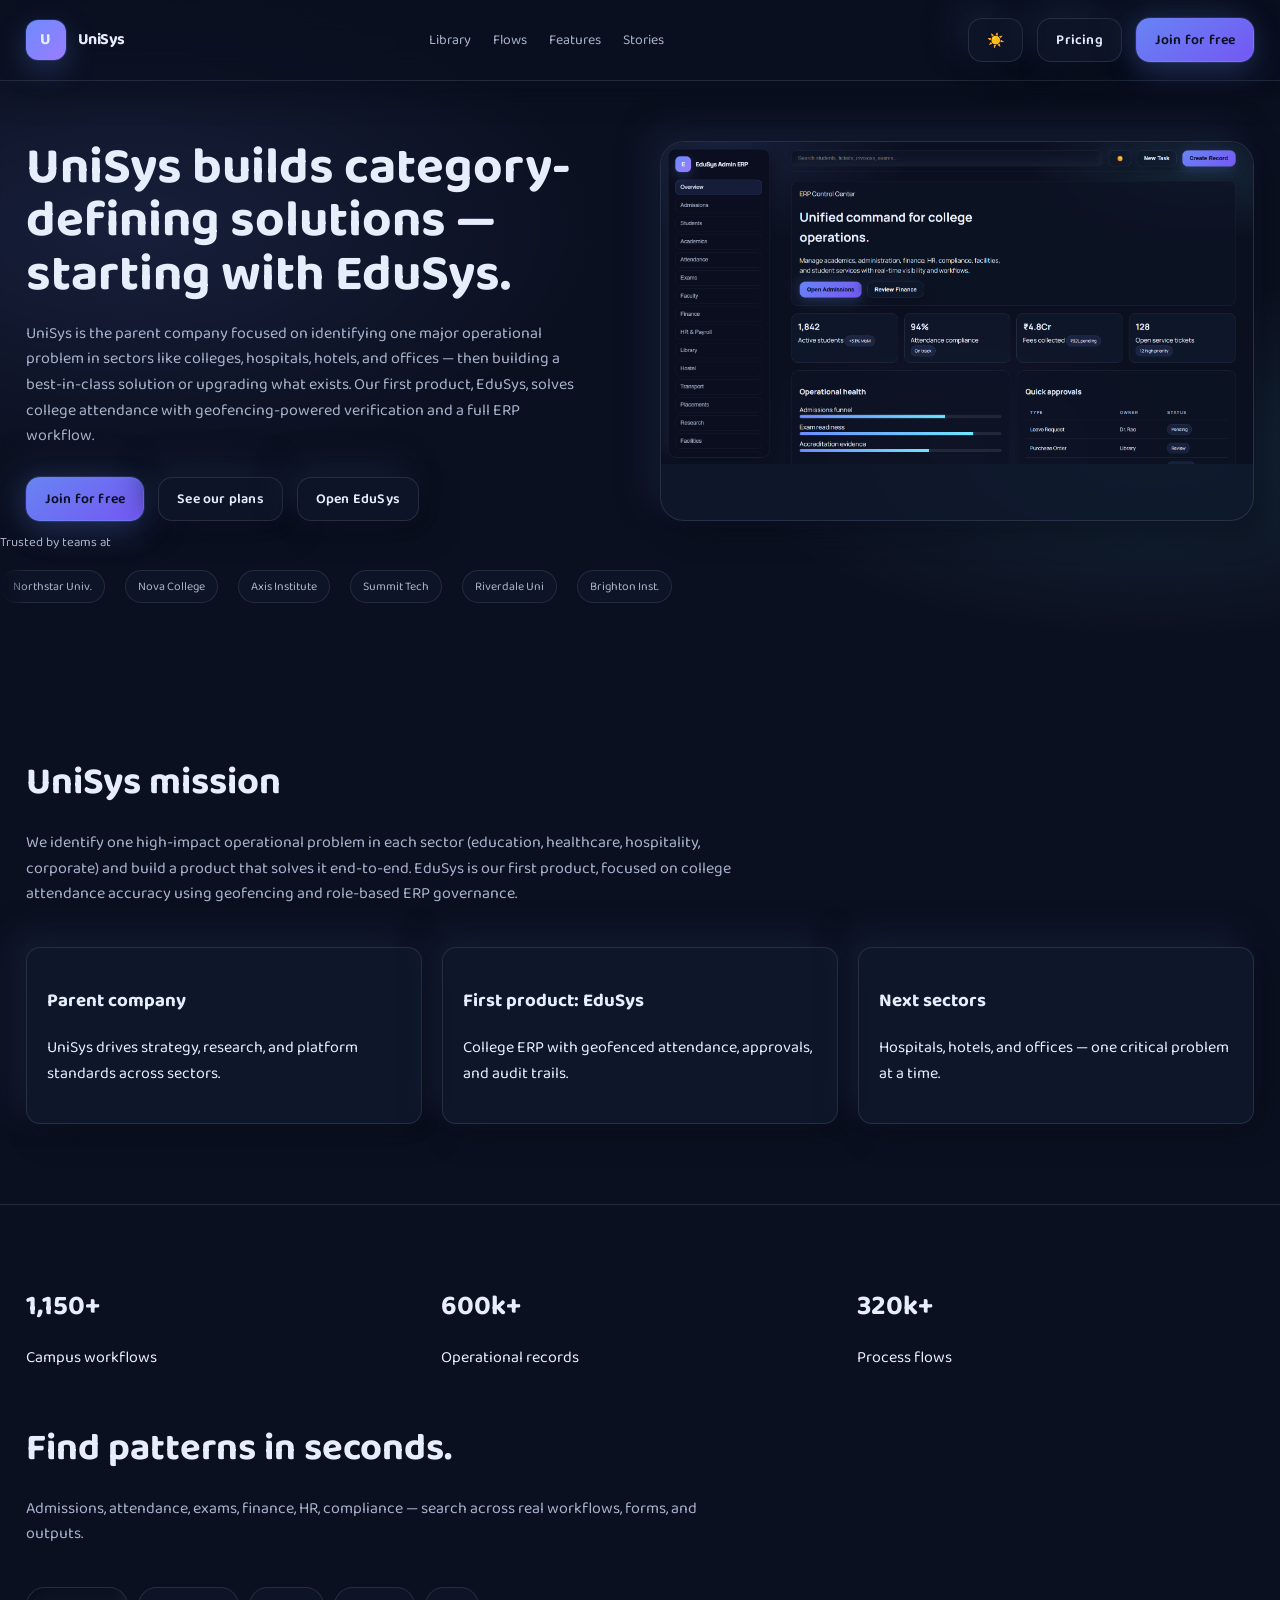
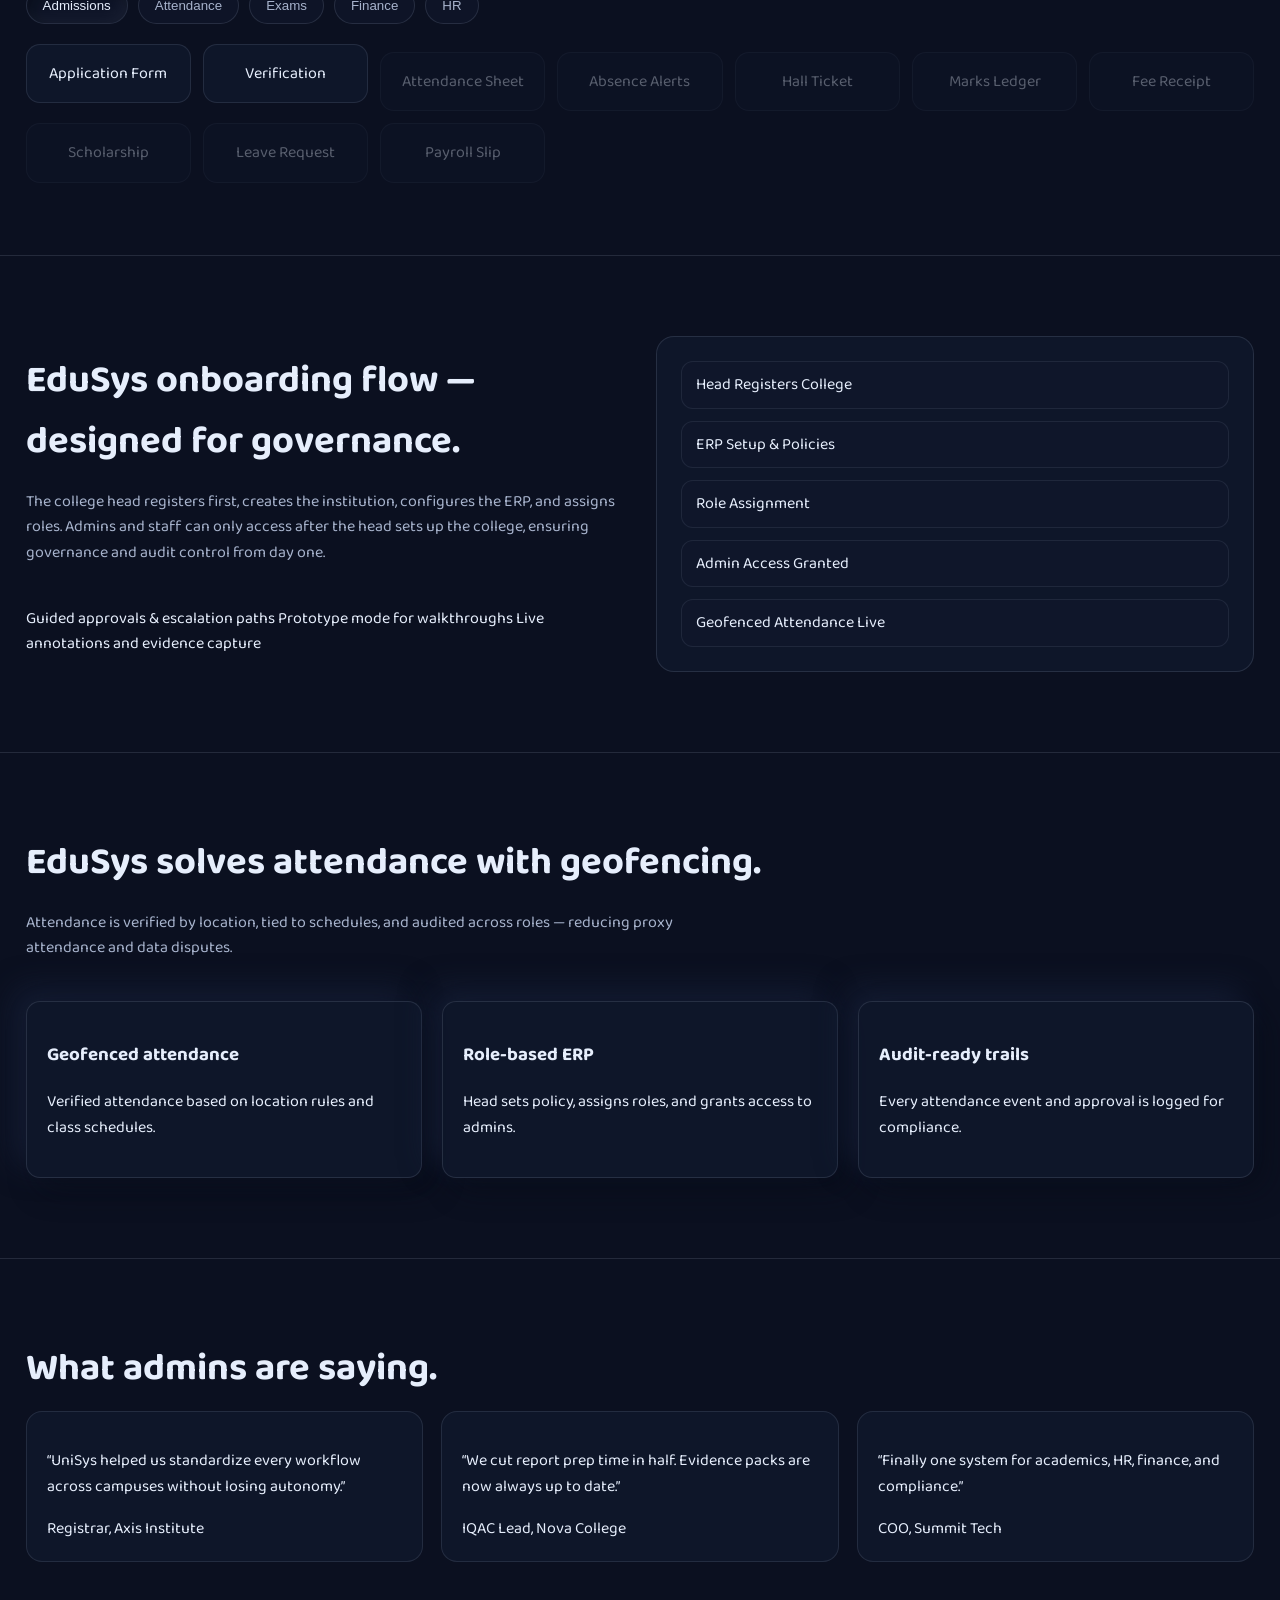
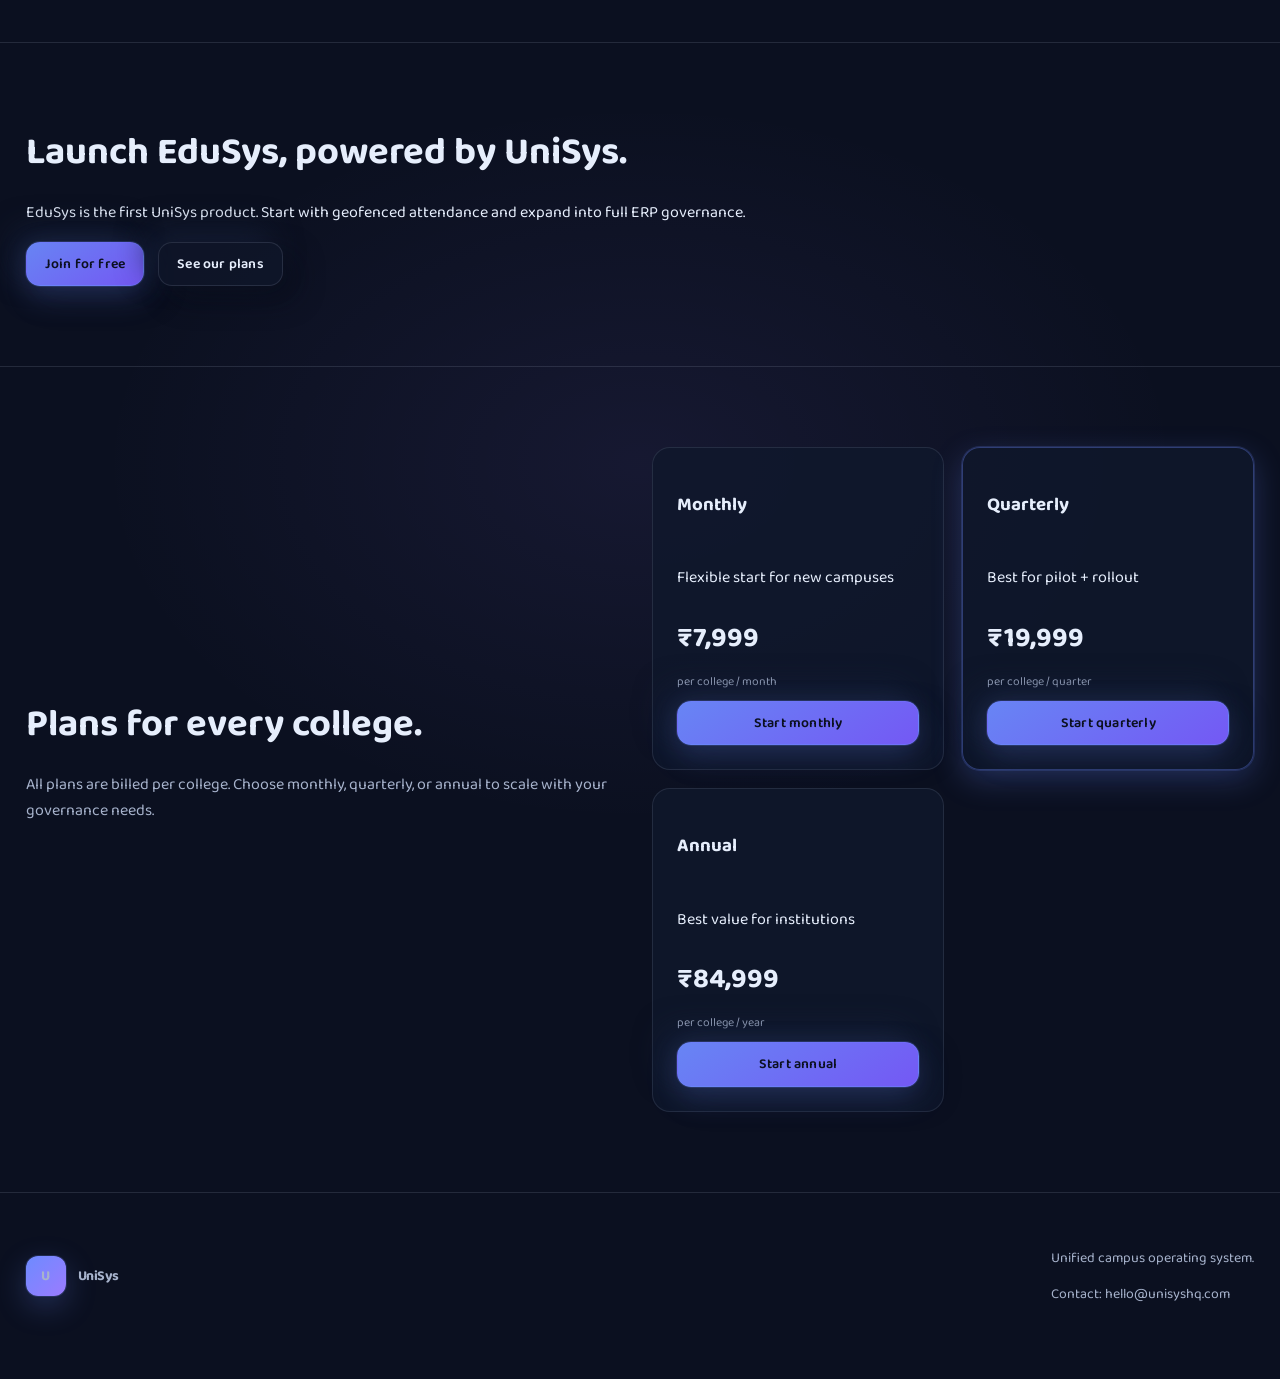
<file: index.html>
<!doctype html>
<html lang="en">
<head>
  <meta charset="utf-8" />
  <meta name="viewport" content="width=device-width, initial-scale=1" />
  <title>UniSys | Unified Campus OS</title>
  <link rel="preconnect" href="https://fonts.googleapis.com" />
  <link rel="preconnect" href="https://fonts.gstatic.com" crossorigin />
  <link href="https://fonts.googleapis.com/css2?family=Manrope:wght@400;500;600;700&family=Space+Grotesk:wght@500;600;700&family=Baloo+2:wght@600;700&display=swap" rel="stylesheet" />
  <link rel="stylesheet" href="styles.css" />
</head>
<body>
  <header class="nav">
    <div class="container nav-inner">
      <div class="logo">
        <span class="logo-badge">U</span>
        <span>UniSys</span>
      </div>
      <nav class="nav-links">
        <a href="#library">Library</a>
        <a href="#flows">Flows</a>
        <a href="#features">Features</a>
        <a href="#testimonials">Stories</a>
      </nav>
      <div class="hero-actions">
        <button class="btn" id="theme-toggle" aria-label="Toggle theme">🌓</button>
        <a class="btn" href="#pricing">Pricing</a>
        <a class="btn btn-primary" href="#cta">Join for free</a>
      </div>
    </div>
  </header>

  <main id="main">
    <section class="hero hero-mobbin">
      <div class="container hero-grid">
        <div class="hero-copy">
          <h1 class="reveal">UniSys builds category-defining solutions — starting with EduSys.</h1>
          <p class="reveal">UniSys is the parent company focused on identifying one major operational problem in sectors like colleges, hospitals, hotels, and offices — then building a best-in-class solution or upgrading what exists. Our first product, EduSys, solves college attendance with geofencing-powered verification and a full ERP workflow.</p>
          <div class="hero-actions reveal">
            <a class="btn btn-primary" href="#cta">Join for free</a>
            <a class="btn" href="#pricing">See our plans</a>
            <a class="btn" href="edusys/edusys.html">Open EduSys</a>
          </div>
        </div>
        <div class="hero-visual">
          <div class="preview-stack reveal">
            <div class="preview-card preview-1 flip-card">
              <img class="preview-image" src="edusys-preview.png" alt="EduSys Admin ERP preview" />
            </div>
            
          </div>
        </div>
      </div>
        </div>

      <div class="trust-row reveal">
        <span>Trusted by teams at</span>
        <div class="trust-logos">
          <div class="marquee">
            <div class="marquee-track">
              <span>Northstar Univ.</span>
              <span>Nova College</span>
              <span>Axis Institute</span>
              <span>Summit Tech</span>
              <span>Riverdale Uni</span>
              <span>Brighton Inst.</span>
            </div>
            <div class="marquee-track" aria-hidden="true">
              <span>Northstar Univ.</span>
              <span>Nova College</span>
              <span>Axis Institute</span>
              <span>Summit Tech</span>
              <span>Riverdale Uni</span>
              <span>Brighton Inst.</span>
            </div>
          </div>
        </div>
      </div>
    </section>

    
    <section class="section section-mobbin">
      <div class="container">
        <h2 class="section-title reveal">UniSys mission</h2>
        <p class="section-sub reveal">We identify one high-impact operational problem in each sector (education, healthcare, hospitality, corporate) and build a product that solves it end-to-end. EduSys is our first product, focused on college attendance accuracy using geofencing and role-based ERP governance.</p>
        <div class="grid grid-3">
          <article class="card reveal">
            <h3>Parent company</h3>
            <p>UniSys drives strategy, research, and platform standards across sectors.</p>
          </article>
          <article class="card reveal">
            <h3>First product: EduSys</h3>
            <p>College ERP with geofenced attendance, approvals, and audit trails.</p>
          </article>
          <article class="card reveal">
            <h3>Next sectors</h3>
            <p>Hospitals, hotels, and offices — one critical problem at a time.</p>
          </article>
        </div>
      </div>
    </section>

    <section id="library" class="section section-mobbin">
      <div class="container">
        <div class="stat-strip reveal">
          <div>
            <h3>1,150+</h3>
            <p>Campus workflows</p>
          </div>
          <div>
            <h3>600k+</h3>
            <p>Operational records</p>
          </div>
          <div>
            <h3>320k+</h3>
            <p>Process flows</p>
          </div>
        </div>
        <h2 class="section-title reveal">Find patterns in seconds.</h2>
        <p class="section-sub reveal">Admissions, attendance, exams, finance, HR, compliance — search across real workflows, forms, and outputs.</p>
        <div class="pattern-tabs reveal">
          <button class="tab active" data-tab="admissions">Admissions</button>
          <button class="tab" data-tab="attendance">Attendance</button>
          <button class="tab" data-tab="exams">Exams</button>
          <button class="tab" data-tab="finance">Finance</button>
          <button class="tab" data-tab="hr">HR</button>
        </div>
        <div class="pattern-grid reveal">
          <div class="pattern-card" data-tab="admissions">Application Form</div>
          <div class="pattern-card" data-tab="admissions">Verification</div>
          <div class="pattern-card" data-tab="attendance">Attendance Sheet</div>
          <div class="pattern-card" data-tab="attendance">Absence Alerts</div>
          <div class="pattern-card" data-tab="exams">Hall Ticket</div>
          <div class="pattern-card" data-tab="exams">Marks Ledger</div>
          <div class="pattern-card" data-tab="finance">Fee Receipt</div>
          <div class="pattern-card" data-tab="finance">Scholarship</div>
          <div class="pattern-card" data-tab="hr">Leave Request</div>
          <div class="pattern-card" data-tab="hr">Payroll Slip</div>
        </div>
      </div>
        </div>
    </section>

    <section id="flows" class="section section-mobbin">
      <div class="container flow-grid">
        <div class="reveal">
          <h2 class="section-title">EduSys onboarding flow — designed for governance.</h2>
          <p class="section-sub">The college head registers first, creates the institution, configures the ERP, and assigns roles. Admins and staff can only access after the head sets up the college, ensuring governance and audit control from day one.</p>
          <div class="feature-list">
            <span>Guided approvals & escalation paths</span>
            <span>Prototype mode for walkthroughs</span>
            <span>Live annotations and evidence capture</span>
          </div>
        </div>
        <div class="flow-visual reveal">
          <div class="flow-card">
            <div class="flow-step">Head Registers College</div>
            <div class="flow-step">ERP Setup & Policies</div>
            <div class="flow-step">Role Assignment</div>
            <div class="flow-step">Admin Access Granted</div>
            <div class="flow-step">Geofenced Attendance Live</div>
          </div>
        </div>
      </div>
        </div>
    </section>

    <section id="features" class="section section-mobbin">
      <div class="container">
        <h2 class="section-title reveal">EduSys solves attendance with geofencing.</h2>
        <p class="section-sub reveal">Attendance is verified by location, tied to schedules, and audited across roles — reducing proxy attendance and data disputes.</p>
        <div class="grid grid-3">
          <article class="card reveal">
            <h3>Geofenced attendance</h3>
            <p>Verified attendance based on location rules and class schedules.</p>
          </article>
          <article class="card reveal">
            <h3>Role-based ERP</h3>
            <p>Head sets policy, assigns roles, and grants access to admins.</p>
          </article>
          <article class="card reveal">
            <h3>Audit-ready trails</h3>
            <p>Every attendance event and approval is logged for compliance.</p>
          </article>
        </div>
      </div>
        </div>
    </section>

    <section id="testimonials" class="section section-mobbin">
      <div class="container">
        <h2 class="section-title reveal">What admins are saying.</h2>
        <div class="testimonial-grid reveal">
          <article class="testimonial">
            <p>“UniSys helped us standardize every workflow across campuses without losing autonomy.”</p>
            <span>Registrar, Axis Institute</span>
          </article>
          <article class="testimonial">
            <p>“We cut report prep time in half. Evidence packs are now always up to date.”</p>
            <span>IQAC Lead, Nova College</span>
          </article>
          <article class="testimonial">
            <p>“Finally one system for academics, HR, finance, and compliance.”</p>
            <span>COO, Summit Tech</span>
          </article>
        </div>
      </div>
        </div>
    </section>

    <section id="cta" class="section section-mobbin">
      <div class="container">
        <div class="cta cta-mobbin reveal">
          <h2 class="section-title">Launch EduSys, powered by UniSys.</h2>
          <p>EduSys is the first UniSys product. Start with geofenced attendance and expand into full ERP governance.</p>
          <div class="hero-actions">
            <a class="btn btn-primary" href="#">Join for free</a>
            <a class="btn" href="#pricing">See our plans</a>
          </div>
        </div>
      </div>
        </div>
    </section>

    
    <section id="pricing" class="section section-mobbin">
      <div class="container">
        <div class="pricing reveal">
          <div>
            <h2 class="section-title">Plans for every college.</h2>
            <p class="section-sub">All plans are billed per college. Choose monthly, quarterly, or annual to scale with your governance needs.</p>
          </div>
          <div class="pricing-cards">
            <div class="pricing-card">
              <h3>Monthly</h3>
              <p>Flexible start for new campuses</p>
              <strong>₹7,999</strong>
              <span>per college / month</span>
              <a class="btn btn-primary" href="#">Start monthly</a>
            </div>
            <div class="pricing-card featured">
              <h3>Quarterly</h3>
              <p>Best for pilot + rollout</p>
              <strong>₹19,999</strong>
              <span>per college / quarter</span>
              <a class="btn btn-primary" href="#">Start quarterly</a>
            </div>
            <div class="pricing-card">
              <h3>Annual</h3>
              <p>Best value for institutions</p>
              <strong>₹84,999</strong>
              <span>per college / year</span>
              <a class="btn btn-primary" href="#">Start annual</a>
            </div>
          </div>
        </div>
      </div>
    </section>

  </main>

  <footer class="footer">
    <div class="container footer-grid">
      <div class="logo">
        <span class="logo-badge">U</span>
        <span>UniSys</span>
      </div>
      <div>
        <p>Unified campus operating system.</p>
        <p>Contact: hello@unisyshq.com</p>
      </div>
    </div>
  </footer>

  <script src="index.js"></script>
</body>
</html>
</file>
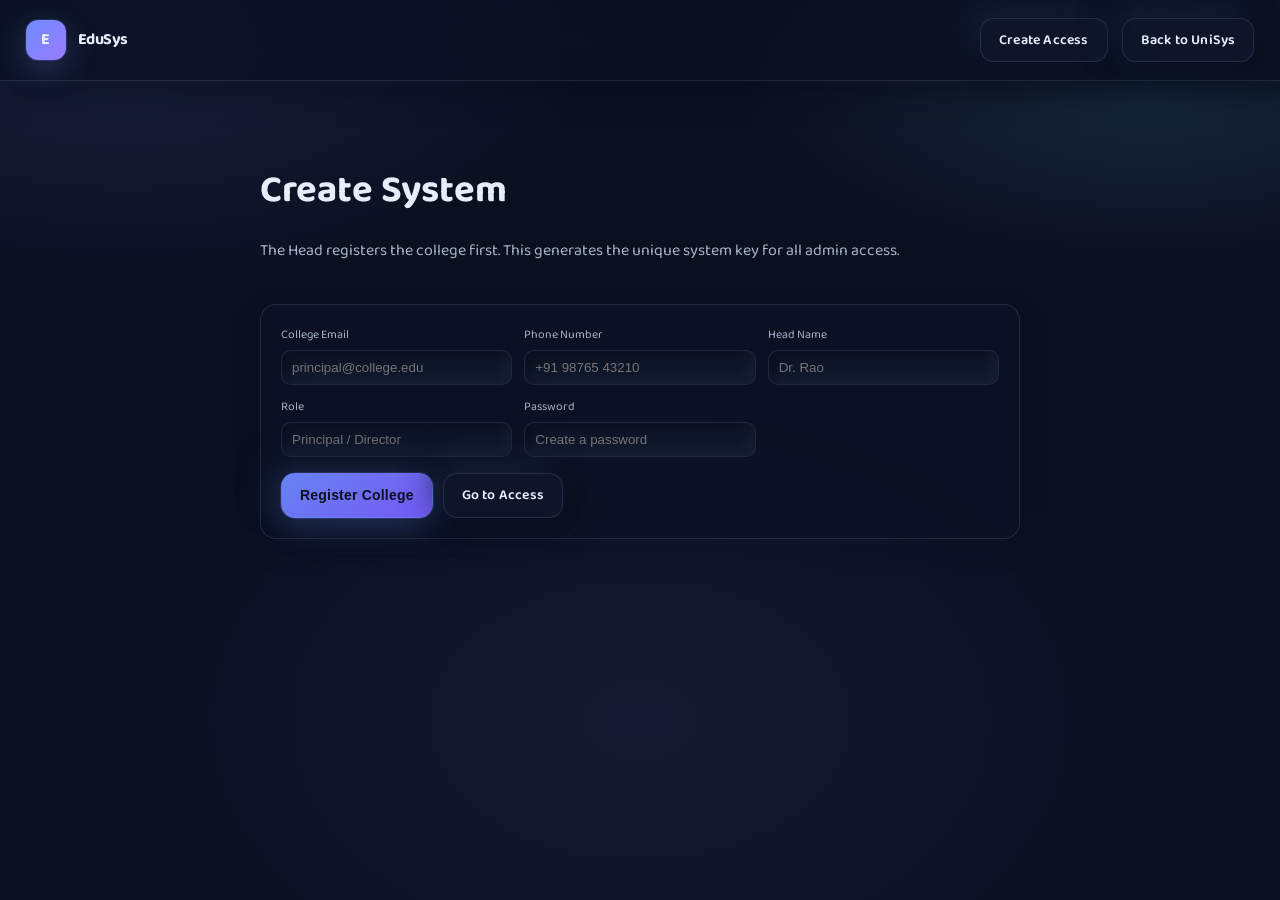
<file: edusys/create-system.html>
<!doctype html>
<html lang="en">
<head>
  <meta charset="utf-8" />
  <meta name="viewport" content="width=device-width, initial-scale=1" />
  <title>EduSys | Create System</title>
  <link rel="preconnect" href="https://fonts.googleapis.com" />
  <link rel="preconnect" href="https://fonts.gstatic.com" crossorigin />
  <link href="https://fonts.googleapis.com/css2?family=Baloo+2:wght@400;600;700&display=swap" rel="stylesheet" />
  <link rel="stylesheet" href="../styles.css" />
</head>
<body>
  <header class="nav">
    <div class="container nav-inner">
      <div class="logo">
        <span class="logo-badge">E</span>
        <span>EduSys</span>
      </div>
      <div class="hero-actions">
        <a class="btn" href="edusys.html">Create Access</a>
        <a class="btn" href="../index.html">Back to UniSys</a>
      </div>
    </div>
  </header>

  <main class="section">
    <div class="container" style="max-width:760px;">
      <h1 class="section-title">Create System</h1>
      <p class="section-sub">The Head registers the college first. This generates the unique system key for all admin access.</p>

      <div class="panel" style="margin-top:20px;">
        <form id="create-system-form">
          <div class="form-grid">
            <label>College Email
              <input id="college-email" type="email" placeholder="principal@college.edu" required />
            </label>
            <label>Phone Number
              <input id="college-phone" type="tel" placeholder="+91 98765 43210" required />
            </label>
            <label>Head Name
              <input id="head-name" type="text" placeholder="Dr. Rao" required />
            </label>
            <label>Role
              <input id="head-role" type="text" placeholder="Principal / Director" required />
            </label>
            <label>Password
              <input id="head-password" type="password" placeholder="Create a password" required />
            </label>
          </div>
          <div class="form-actions" style="margin-top:16px;">
            <button class="btn btn-primary" type="submit">Register College</button>
            <a class="btn" href="edusys.html">Go to Access</a>
          </div>
        </form>

        <div id="demo-key" class="panel" style="margin-top:20px; display:none;">
          <h3>Demo System Key</h3>
          <p class="section-sub">Use this key to access the ERP in demo mode.</p>
          <strong style="font-size:22px;">EDU-1A2B-3C4D</strong>
          <div style="margin-top:12px;">
            <a class="btn btn-primary" href="edusys.html">Create Access</a>
            <a class="btn" href="erp.html">Open ERP (Demo)</a>
          </div>
        </div>
      </div>
    </div>
  </main>

  <script>
    const form = document.getElementById('create-system-form');
    const demoKey = document.getElementById('demo-key');
    form.addEventListener('submit', (e) => {
      e.preventDefault();
      demoKey.style.display = 'block';
      localStorage.setItem('edusys-key','EDU-1A2B-3C4D');
      demoKey.scrollIntoView({ behavior: 'smooth', block: 'start' });
    });
  </script>
</body>
</html>
</file>
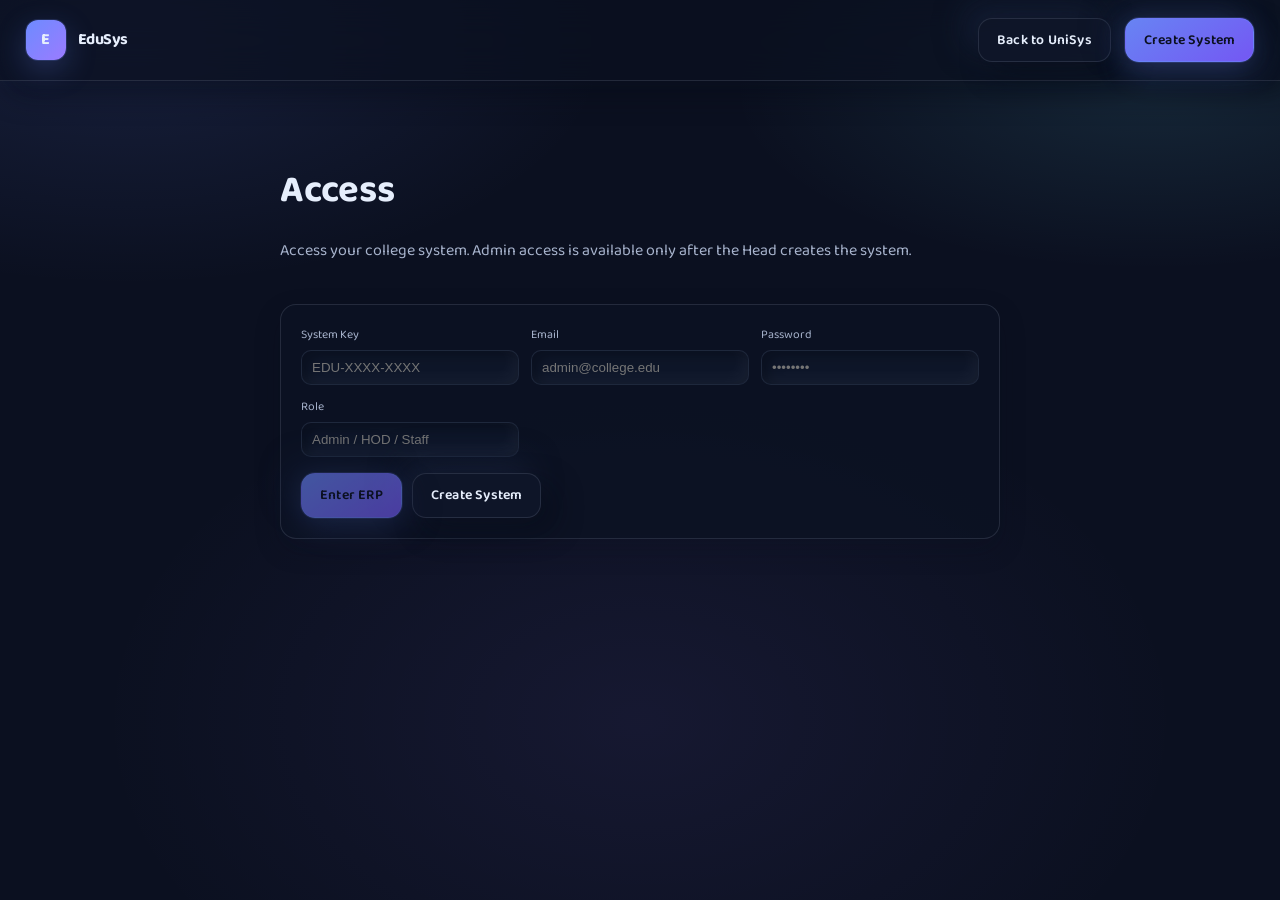
<file: edusys/edusys.html>
<!doctype html>
<html lang="en">
<head>
  <meta charset="utf-8" />
  <meta name="viewport" content="width=device-width, initial-scale=1" />
  <title>EduSys | Access</title>
  <link rel="preconnect" href="https://fonts.googleapis.com" />
  <link rel="preconnect" href="https://fonts.gstatic.com" crossorigin />
  <link href="https://fonts.googleapis.com/css2?family=Baloo+2:wght@400;600;700&display=swap" rel="stylesheet" />
  <link rel="stylesheet" href="../styles.css" />
</head>
<body>
  <header class="nav">
    <div class="container nav-inner">
      <div class="logo">
        <span class="logo-badge">E</span>
        <span>EduSys</span>
      </div>
      <div class="hero-actions">
        <a class="btn" href="../index.html">Back to UniSys</a>
        <a class="btn btn-primary" href="create-system.html">Create System</a>
      </div>
    </div>
  </header>

  <main class="section">
    <div class="container" style="max-width:720px;">
      <h1 class="section-title">Access</h1>
      <p class="section-sub">Access your college system. Admin access is available only after the Head creates the system.</p>

      <div class="panel" style="margin-top:20px;">
        <form>
          <div class="form-grid">
            <label>System Key
              <input type="text" placeholder="EDU-XXXX-XXXX" required />
            </label>
            <label>Email
              <input type="email" placeholder="admin@college.edu" required />
            </label>
            <label>Password
              <input type="password" placeholder="••••••••" required />
            </label>
            <label>Role
              <input type="text" placeholder="Admin / HOD / Staff" required />
            </label>
          </div>
          <div class="form-actions" style="margin-top:16px;">
            <a class="btn btn-primary" id="enter-erp" href="erp.html" aria-disabled="true">Enter ERP</a>
            <a class="btn" href="create-system.html">Create System</a>
          </div>
        </form>
      </div>
    </div>
  </main>
<script>
  const enterBtn = document.getElementById('enter-erp');
  const unlock = localStorage.getItem('edusys-key');
  if (!unlock) {
    enterBtn.classList.add('erp-locked');
    enterBtn.addEventListener('click', (e) => { e.preventDefault(); alert('Create System first to generate a System Key.'); });
  } else {
    enterBtn.removeAttribute('aria-disabled');
    enterBtn.classList.remove('erp-locked');
  }
</script>
</body>
</html>
</file>
<file: styles.css>
:root {
  --heading-font: 'Baloo 2', 'Space Grotesk', system-ui, sans-serif;
  --preview-width: 800px;
  --glow: 0 10px 30px rgba(109, 139, 255, 0.25), 0 0 0 1px rgba(109, 139, 255, 0.18);
  --glow-strong: 0 16px 40px rgba(109, 139, 255, 0.35), 0 0 0 1px rgba(109, 139, 255, 0.22);
  --shadow-soft: 12px 12px 30px rgba(6, 10, 22, 0.45), -12px -12px 30px rgba(24, 34, 60, 0.7);
  --shadow-inset: inset 6px 6px 14px rgba(0,0,0,0.25), inset -6px -6px 14px rgba(255,255,255,0.04);
  --shadow-press: inset 8px 8px 18px rgba(0,0,0,0.35), inset -8px -8px 18px rgba(255,255,255,0.06);
  --on-accent: #0b1020;
  --nav-bg: rgba(11, 16, 32, 0.7);
  --sidebar-bg: rgba(9, 14, 30, 0.95);
  --panel-bg: rgba(12, 18, 35, 0.78);
  --surface-soft: rgba(16, 24, 44, 0.7);
  --surface-muted: rgba(16, 24, 44, 0.45);
  --input-bg: rgba(16, 24, 44, 0.8);
  --badge-bg: rgba(16, 24, 44, 0.65);
  --progress-bg: rgba(148, 163, 184, 0.15);
  --bg: #0b1020;
  --bg-soft: #0f172a;
  --surface: rgba(16, 24, 44, 0.8);
  --surface-strong: #121a2f;
  --text: #e6eefc;
  --text-muted: #a7b3cc;
  --border: rgba(148, 163, 184, 0.18);
  --accent: #6d8bff;
  --accent-2: #6ee7ff;
  --accent-3: #9b7bff;
  --success: #34d399;
  --warning: #fbbf24;
  --radius-lg: 20px;
  --radius-md: 14px;
  --radius-sm: 10px;
}

:root[data-theme="light"] {
  --glow: 0 10px 26px rgba(79, 107, 255, 0.25), 0 0 0 1px rgba(79, 107, 255, 0.18);
  --glow-strong: 0 16px 34px rgba(79, 107, 255, 0.32), 0 0 0 1px rgba(79, 107, 255, 0.2);
  --shadow-soft: 10px 10px 24px rgba(156, 170, 190, 0.5), -10px -10px 24px rgba(255, 255, 255, 0.9);
  --shadow-inset: inset 6px 6px 12px rgba(156, 170, 190, 0.45), inset -6px -6px 12px rgba(255,255,255,0.8);
  --shadow-press: inset 8px 8px 16px rgba(156, 170, 190, 0.6), inset -8px -8px 16px rgba(255,255,255,0.7);
  --on-accent: #0b1020;
  --nav-bg: rgba(231, 238, 247, 0.85);
  --sidebar-bg: rgba(227, 235, 246, 0.95);
  --panel-bg: rgba(233, 240, 248, 0.95);
  --surface-soft: rgba(233, 240, 248, 0.9);
  --surface-muted: rgba(233, 240, 248, 0.8);
  --input-bg: rgba(233, 240, 248, 0.95);
  --badge-bg: rgba(233, 240, 248, 0.9);
  --progress-bg: rgba(143, 160, 183, 0.25);
  --bg: #e7eef7;
  --bg-soft: #e1e9f2;
  --surface: rgba(233, 240, 248, 0.9);
  --surface-strong: #e9f0f8;
  --text: #1f2a3a;
  --text-muted: #5b6b82;
  --border: rgba(143, 160, 183, 0.35);
  --accent: #4f6bff;
  --accent-2: #3fc3ff;
  --accent-3: #7a5cff;
}

* { box-sizing: border-box; }

html, body {
  margin: 0;
  padding: 0;
  background: var(--bg);
  color: var(--text);
  font-family: 'Baloo 2', system-ui, sans-serif;
  line-height: 1.6;
  scroll-behavior: smooth;
}

body {
  overflow-x: hidden;
  background-image:
    radial-gradient(800px 400px at 10% 5%, rgba(109, 139, 255, 0.12), transparent 60%),
    radial-gradient(700px 300px at 90% 10%, rgba(110, 231, 255, 0.10), transparent 60%),
    radial-gradient(900px 600px at 50% 80%, rgba(155, 123, 255, 0.08), transparent 60%);
  min-height: 100vh;
}

:root[data-theme="light"] body {
  background-image:
    radial-gradient(800px 400px at 10% 5%, rgba(79, 107, 255, 0.10), transparent 60%),
    radial-gradient(700px 300px at 90% 10%, rgba(63, 195, 255, 0.10), transparent 60%),
    radial-gradient(900px 600px at 50% 80%, rgba(122, 92, 255, 0.08), transparent 60%);
}

a { color: inherit; text-decoration: none; }
img { max-width: 100%; display: block; }

.container { width: min(1500px, 96%); margin: 0 auto; }

.nav {
  position: sticky;
  top: 0;
  z-index: 100;
  backdrop-filter: blur(18px);
  background: var(--nav-bg);
  box-shadow: var(--shadow-soft);
  border-bottom: 1px solid var(--border);
}

.nav-inner {
  display: flex;
  align-items: center;
  justify-content: space-between;
  padding: 18px 0;
}

.logo {
  display: flex;
  align-items: center;
  gap: 12px;
  font-family: var(--heading-font);
  font-weight: 700;
  letter-spacing: -0.5px;
}

.logo-badge {
  width: 40px;
  height: 40px;
  border-radius: 12px;
  background: linear-gradient(135deg, var(--accent), var(--accent-3));
  display: grid;
  place-items: center;
  box-shadow: var(--glow);
}

.nav-links {
  display: flex;
  gap: 22px;
  font-size: 14px;
  color: var(--text-muted);
}

.nav-links a:hover { color: var(--text); }

.btn {
  display: inline-flex;
  align-items: center;
  justify-content: center;
  gap: 10px;
  padding: 10px 18px;
  min-height: 40px;
  border-radius: 14px;
  border: 1px solid var(--border);
  color: var(--text);
  background: var(--surface-soft);
  font-weight: 600;
  font-size: 14px;
  letter-spacing: 0.2px;
  box-shadow: var(--shadow-soft);
  transition: transform 0.18s ease, box-shadow 0.18s ease, background 0.18s ease;
}

.btn:hover { transform: translateY(-1px); box-shadow: var(--shadow-inset); }
.btn:active { transform: translateY(0); box-shadow: var(--shadow-press); }

.btn-primary {
  background: linear-gradient(145deg, rgba(109, 139, 255, 0.95), rgba(122, 92, 255, 0.95));
  color: var(--on-accent);
  border: 1px solid rgba(109, 139, 255, 0.35);
  box-shadow: var(--glow), var(--shadow-soft);
}

.hero {
  position: relative;
  padding: 60px 0 70px;
  overflow: hidden;
}

.hero-grid {
  display: grid;
  grid-template-columns: repeat(auto-fit, minmax(280px, 1fr));
  gap: 40px;
  align-items: center;
}

.hero h1 {
  font-family: var(--heading-font);
  font-size: clamp(32px, 4vw, 54px);
  line-height: 1.05;
  margin: 0 0 18px;
}

.hero p {
  color: var(--text-muted);
  font-size: 16px;
  margin-bottom: 28px;
}

.hero-actions { display: flex; flex-wrap: wrap; gap: 14px; }

.section { padding: 80px 0; }

.section-title {
  font-family: var(--heading-font);
  font-size: clamp(24px, 3vw, 38px);
  margin: 0 0 12px;
}

.section-sub { color: var(--text-muted); max-width: 720px; margin-bottom: 40px; }

.grid { display: grid; gap: 20px; }
.grid-3 { grid-template-columns: repeat(auto-fit, minmax(240px, 1fr)); }
.grid-2 { grid-template-columns: repeat(auto-fit, minmax(280px, 1fr)); }

.card {
  background: var(--surface);
  border: 1px solid rgba(148, 163, 184, 0.18);
  border-radius: var(--radius-md);
  padding: 20px;
  box-shadow: var(--shadow-soft);
  position: relative;
  transform-style: preserve-3d;
  transition: transform 0.35s ease, box-shadow 0.35s ease;
}

.card:hover { transform: translateY(-6px); box-shadow: var(--shadow-soft); }

.footer { padding: 40px 0 60px; border-top: 1px solid var(--border); color: var(--text-muted); font-size: 14px; }

/* MOBBIN LANDING */
.hero-mobbin .hero-copy { max-width: 560px; }
.hero-mobbin .hero-visual { display: flex; justify-content: flex-end; align-items: center; }

.preview-stack { position: relative; width: 800px; height: 380px; transform: translateY(-34px); }
.preview-card {
  position: absolute;
  inset: 0;
  border-radius: 24px;
  background: var(--surface);
  border: 1px solid rgba(148, 163, 184, 0.18);
  box-shadow: var(--shadow-soft);
  transform: translateZ(0);
  transition: transform 0.6s ease, box-shadow 0.6s ease, opacity 0.6s ease;
  overflow: hidden;
}

.preview-1 { transform: translate(0, 0); }
.preview-2 { transform: translate(20px, 20px); opacity: 0.8; }
.preview-3 { transform: translate(40px, 40px); opacity: 0.6; }



.trust-row {
  display: flex;
  align-items: center;
  gap: 16px;
  flex-wrap: wrap;
  color: var(--text-muted);
  font-size: 13px;
  margin-top: 12px;
}

.trust-logos { display: flex; gap: 16px; }

.marquee {
  display: flex;
  gap: 20px;
  overflow: hidden;
  width: 100%;
  mask-image: linear-gradient(90deg, transparent, #000 2%, #000 98%, transparent);
}

.marquee-track {
  display: flex;
  gap: 20px;
  white-space: nowrap;
  flex: 0 0 auto;
  min-width: 100%;
  animation: marquee 18s linear infinite;
}

.marquee-track span {
  padding: 6px 12px;
  border-radius: 999px;
  border: 1px solid rgba(148, 163, 184, 0.16);
  background: var(--surface-soft);
  font-size: 12px;
}

@keyframes marquee {
  0% { transform: translateX(0); }
  100% { transform: translateX(-100%); }
}

.stat-strip {
  display: grid;
  grid-template-columns: repeat(auto-fit, minmax(180px, 1fr));
  gap: 18px;
  margin-bottom: 32px;
}

.stat-strip h3 { margin: 0; font-size: 28px; }

.pattern-tabs { display: flex; gap: 10px; margin: 20px 0; flex-wrap: wrap; }
.pattern-tabs .tab {
  padding: 10px 16px;
  border-radius: 999px;
  border: 1px solid var(--border);
  background: var(--surface-soft);
  color: var(--text-muted);
  cursor: pointer;
  transition: transform 0.2s ease, box-shadow 0.2s ease;
}

.pattern-tabs .tab.active { color: var(--text); box-shadow: var(--shadow-inset); }
.pattern-tabs .tab:hover { transform: translateY(-1px); box-shadow: var(--shadow-inset); }

.pattern-grid {
  display: grid;
  grid-template-columns: repeat(auto-fit, minmax(150px, 1fr));
  gap: 12px;
}

.pattern-card {
  padding: 16px;
  border-radius: 14px;
  background: var(--surface);
  border: 1px solid rgba(148, 163, 184, 0.16);
  text-align: center;
  transition: opacity 0.5s ease, transform 0.5s ease;
}

.flow-grid {
  display: grid;
  grid-template-columns: repeat(auto-fit, minmax(280px, 1fr));
  gap: 32px;
  align-items: center;
}

.flow-card {
  padding: 24px;
  border-radius: 18px;
  background: var(--surface);
  border: 1px solid rgba(148, 163, 184, 0.18);
  display: grid;
  gap: 12px;
}

.flow-step {
  padding: 10px 14px;
  border-radius: 12px;
  background: var(--surface-soft);
  border: 1px solid rgba(148, 163, 184, 0.12);
}

.testimonial-grid {
  display: grid;
  grid-template-columns: repeat(auto-fit, minmax(240px, 1fr));
  gap: 18px;
}

.testimonial {
  padding: 20px;
  border-radius: 16px;
  background: var(--surface);
  border: 1px solid rgba(148, 163, 184, 0.16);
}

.pricing {
  display: grid;
  grid-template-columns: repeat(auto-fit, minmax(240px, 1fr));
  gap: 24px;
  align-items: center;
}

.pricing-card {
  padding: 24px;
  border-radius: 18px;
  background: var(--surface);
  border: 1px solid rgba(148, 163, 184, 0.16);
  display: grid;
  gap: 10px;
}

.footer-grid { display: flex; justify-content: space-between; gap: 24px; flex-wrap: wrap; }

.reveal {
  opacity: 0;
  transform: translateY(16px);
  transition: opacity 0.6s ease, transform 0.6s ease;
}

.reveal.in { opacity: 1; transform: translateY(0); }

/* ERP APP */
.app-shell {
  display: grid;
  grid-template-columns: 260px 1fr;
  gap: 24px;
  min-height: 100vh;
  padding: 18px;
}

.sidebar {
  font-family: var(--heading-font);
  background: var(--sidebar-bg);
  box-shadow: var(--shadow-soft);
  border: 1px solid rgba(148, 163, 184, 0.2);
  padding: 18px;
  position: sticky;
  top: 18px;
  align-self: start;
  height: calc(100vh - 36px);
  border-radius: 20px;
  overflow-y: auto;
  overflow-x: hidden;
  scrollbar-width: none;
}

.sidebar::-webkit-scrollbar { width: 0; height: 0; }

.sidebar h2 { font-family: var(--heading-font); font-size: 18px; margin: 0 0 14px; }

.sidebar nav { display: grid; gap: 8px; }

.nav-item {
  display: flex;
  align-items: center;
  justify-content: space-between;
  gap: 10px;
  padding: 10px 12px;
  border-radius: 12px;
  border: 1px solid rgba(148, 163, 184, 0.12);
  color: var(--text-muted);
  background: transparent;
  cursor: pointer;
  font-size: 14px;
  transition: all 0.2s ease;
}

.nav-item.active,
.nav-item:hover {
  color: var(--text);
  border-color: rgba(109, 139, 255, 0.35);
  background: rgba(109, 139, 255, 0.12);
}

.content { padding: 32px 32px 80px; }

.topbar {
  display: flex;
  align-items: center;
  justify-content: space-between;
  gap: 16px;
  margin-bottom: 24px;
  padding-bottom: 12px;
  border-bottom: 1px solid rgba(148, 163, 184, 0.18);
}

.search {
  flex: 1;
  display: flex;
  align-items: center;
  gap: 10px;
  background: var(--input-bg);
  box-shadow: var(--shadow-inset);
  border: 1px solid rgba(148, 163, 184, 0.12);
  border-radius: 12px;
  padding: 10px 14px;
}

.search input {
  background: transparent;
  border: none;
  outline: none;
  color: var(--text);
  width: 100%;
}

.kpi-grid {
  display: grid;
  grid-template-columns: repeat(auto-fit, minmax(200px, 1fr));
  gap: 16px;
}

.kpi {
  background: var(--surface-soft);
  border: 1px solid rgba(148, 163, 184, 0.2);
  border-radius: 16px;
  padding: 16px;
  box-shadow: 0 8px 20px rgba(10, 14, 28, 0.18);
}

.kpi strong { font-size: 22px; display: block; margin-bottom: 4px; }

.module-section { display: none; animation: fadeUp 0.35s ease; }
.module-section.active { display: block; }

.table { width: 100%; border-collapse: collapse; font-size: 13px; }
.table th,
.table td { padding: 10px 12px; border-bottom: 1px solid var(--border); text-align: left; }
.table th { color: var(--text-muted); text-transform: uppercase; letter-spacing: 0.12em; font-size: 11px; }

.form-grid { display: grid; grid-template-columns: repeat(auto-fit, minmax(180px, 1fr)); gap: 12px; }
.form-grid label { display: grid; gap: 6px; font-size: 12px; color: var(--text-muted); }
.form-grid input,
.form-grid select,
.form-grid textarea {
  background: var(--input-bg);
  border: 1px solid rgba(148, 163, 184, 0.12);
  border-radius: 10px;
  padding: 9px 10px;
  color: var(--text);
  box-shadow: var(--shadow-inset);
}

.form-actions { display: flex; gap: 10px; flex-wrap: wrap; }

.status-pill {
  display: inline-flex;
  align-items: center;
  gap: 6px;
  padding: 4px 10px;
  border-radius: 999px;
  font-size: 11px;
  border: 1px solid var(--border);
  background: rgba(109, 139, 255, 0.12);
}

.progress { height: 8px; border-radius: 999px; background: var(--progress-bg); overflow: hidden; }
.progress span { display: block; height: 100%; background: linear-gradient(90deg, var(--accent), var(--accent-2)); box-shadow: 0 4px 12px rgba(79, 107, 255, 0.3); }

.panel {
  background: var(--panel-bg);
  border: 1px solid rgba(148, 163, 184, 0.18);
  border-radius: 16px;
  padding: 20px;
  box-shadow: 0 10px 26px rgba(10, 14, 28, 0.22);
  margin-bottom: 20px;
}

.badge-row { display: flex; flex-wrap: wrap; gap: 8px; }

.toggle {
  display: inline-flex;
  align-items: center;
  gap: 8px;
  font-size: 13px;
  color: var(--text-muted);
}

.toggle input {
  width: 42px;
  height: 22px;
  appearance: none;
  background: rgba(148, 163, 184, 0.25);
  border-radius: 999px;
  position: relative;
  outline: none;
  cursor: pointer;
  transition: background 0.2s ease;
}

.toggle input:checked { background: rgba(109, 139, 255, 0.6); }

.toggle input::after {
  content: "";
  position: absolute;
  width: 18px;
  height: 18px;
  border-radius: 50%;
  background: #fff;
  top: 2px;
  left: 2px;
  transition: transform 0.2s ease;
}

.toggle input:checked::after { transform: translateX(20px); }

.calculator {
  display: grid;
  gap: 16px;
  background: var(--panel-bg);
  border: 1px solid rgba(148, 163, 184, 0.12);
  border-radius: var(--radius-lg);
  padding: 24px;
  box-shadow: var(--shadow-soft);
}

.calc-grid { display: grid; grid-template-columns: repeat(auto-fit, minmax(180px, 1fr)); gap: 12px; }

.calc-field { display: grid; gap: 6px; font-size: 13px; color: var(--text-muted); }

.calc-field input,
.calc-field select {
  background: var(--input-bg);
  box-shadow: var(--shadow-inset);
  border: 1px solid rgba(148, 163, 184, 0.12);
  border-radius: 10px;
  padding: 10px 12px;
  color: var(--text);
  font-size: 14px;
}

.calc-table { width: 100%; border-collapse: collapse; font-size: 13px; }
.calc-table th,
.calc-table td { border-bottom: 1px solid var(--border); padding: 10px 8px; text-align: left; }

.calc-table input {
  width: 100%;
  background: var(--input-bg);
  box-shadow: var(--shadow-inset);
  border: 1px solid rgba(148, 163, 184, 0.12);
  border-radius: 8px;
  padding: 8px 10px;
  color: var(--text);
}

.calc-result { display: flex; flex-wrap: wrap; gap: 12px; }

.calc-pill {
  padding: 8px 12px;
  border-radius: 999px;
  border: 1px solid rgba(148, 163, 184, 0.12);
  background: rgba(109, 139, 255, 0.12);
  font-size: 12px;
}

@media (max-width: 980px) {
  .nav-links { display: none; }
  .hero { padding-top: 70px; }
  .app-shell { grid-template-columns: 1fr; padding: 12px; }
  .sidebar { position: relative; top: 0; height: auto; }
}

}


.preview-image {
  width: 100%;
  height: 100%;
  object-fit: cover;
  border-radius: 24px;
  filter: brightness(1.08) contrast(1.05) saturate(1.08);
}

.flip-card {
  animation: flipIn 0.9s ease both;
  transform-origin: center;
}

@keyframes flipIn {
  0% { transform: rotateY(90deg) scale(0.98); opacity: 0; }
  60% { transform: rotateY(-8deg) scale(1); opacity: 1; }
  100% { transform: rotateY(0deg) scale(1); opacity: 1; }
}

.preview-card.preview-1 {
  animation: flipIn 0.9s ease both;
  transform-origin: center;
}


@media (max-width: 1100px) {
  .hero-grid {
    grid-template-columns: 1fr;
  }
  .hero-mobbin .hero-copy {
    max-width: 720px;
  }
  .hero-mobbin .hero-visual {
    justify-content: center;
  }
  .preview-stack {
    width: min(100%, 520px);
    height: 290px;
    transform: translateY(0);
  }
  .preview-image { height: 100%; }
}


.pricing-cards {
  display: grid;
  grid-template-columns: repeat(auto-fit, minmax(220px, 1fr));
  gap: 18px;
}

.pricing-card.featured {
  border: 1px solid rgba(109, 139, 255, 0.35);
  box-shadow: var(--glow);
}

.pricing-card strong {
  font-size: 28px;
}

.pricing-card span {
  color: var(--text-muted);
  font-size: 12px;
}


.section + .section {
  border-top: 1px solid var(--border);
}


.erp-locked {
  opacity: 0.6;
  pointer-events: none;
}


.coverage-grid {
  display: grid;
  grid-template-columns: repeat(auto-fit, minmax(240px, 1fr));
  gap: 16px;
}

.coverage-card {
  background: var(--surface);
  border: 1px solid rgba(148, 163, 184, 0.18);
  border-radius: 14px;
  padding: 16px;
  box-shadow: var(--shadow-soft);
}

.coverage-card h3 {
  margin: 0 0 8px;
  font-size: 16px;
}

.coverage-card ul {
  margin: 0;
  padding-left: 16px;
  color: var(--text-muted);
  font-size: 13px;
}

.coverage-card li { margin-bottom: 6px; }
</file>
